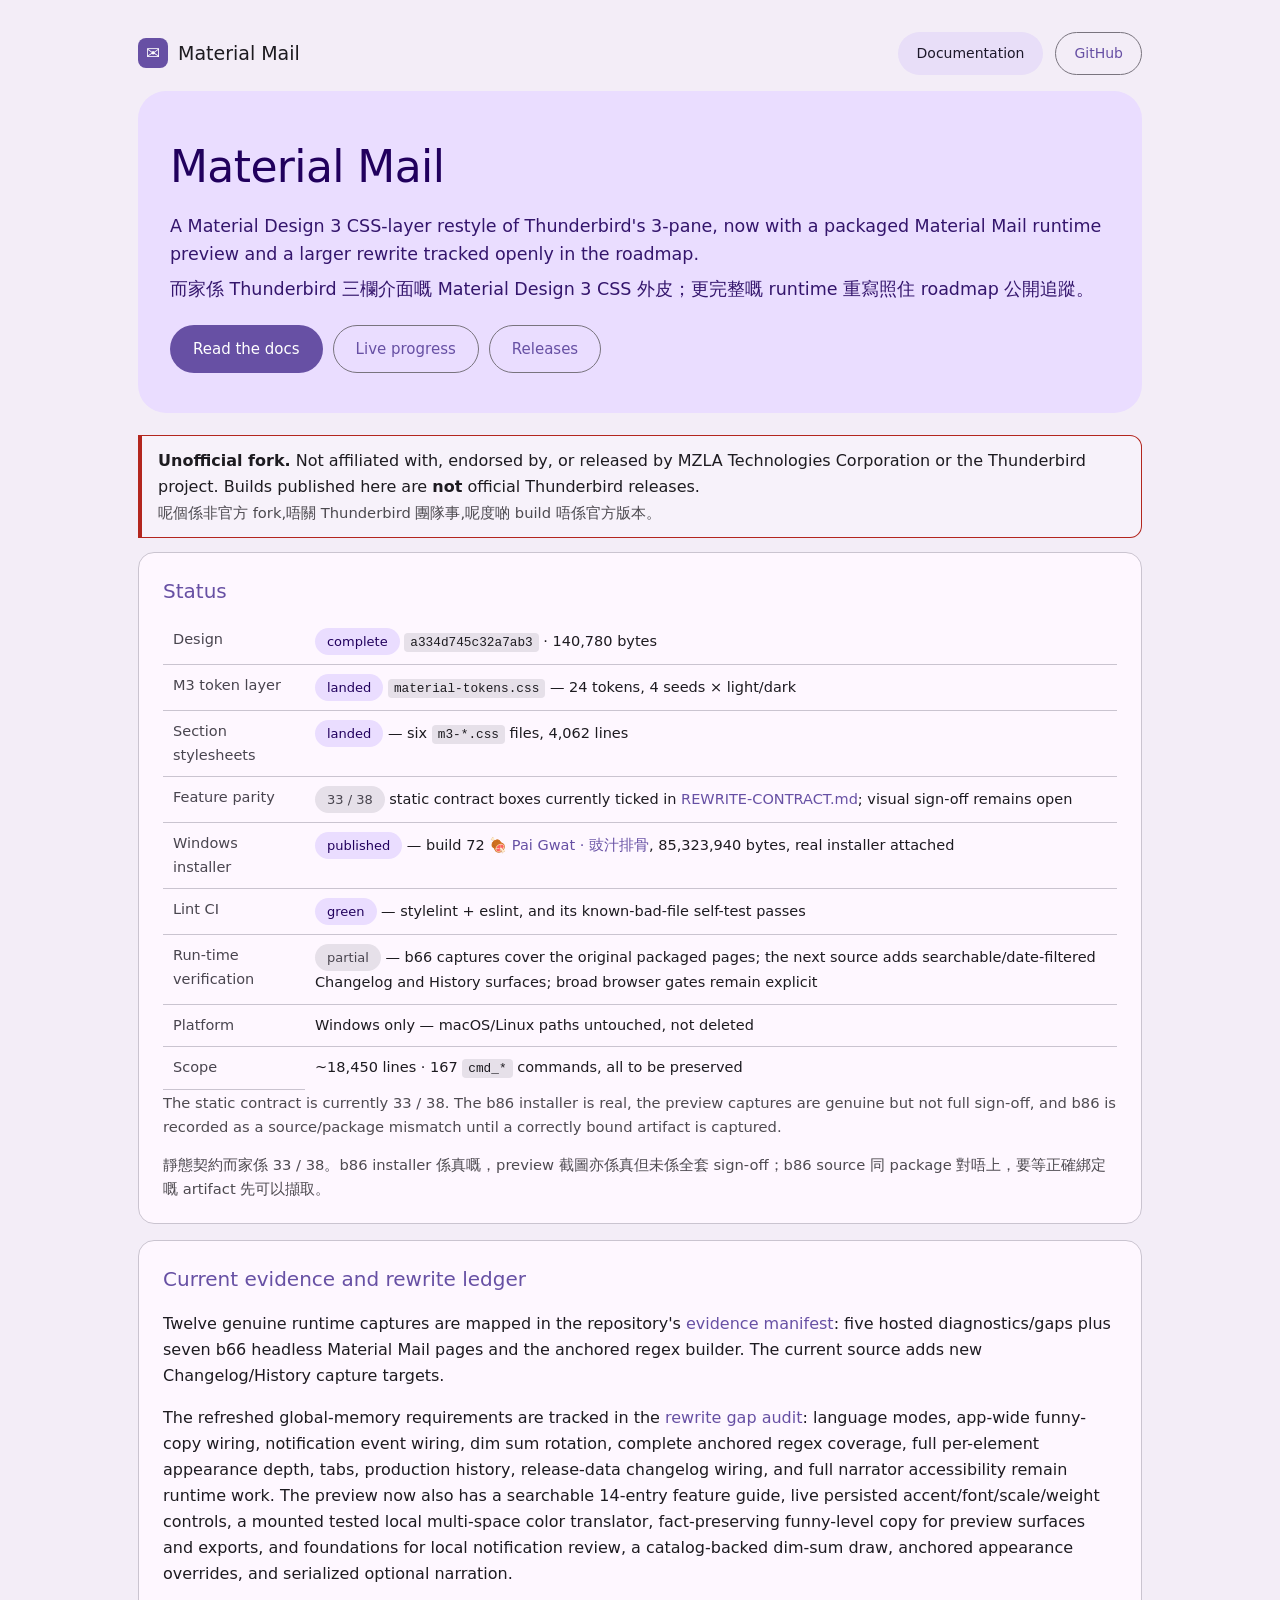
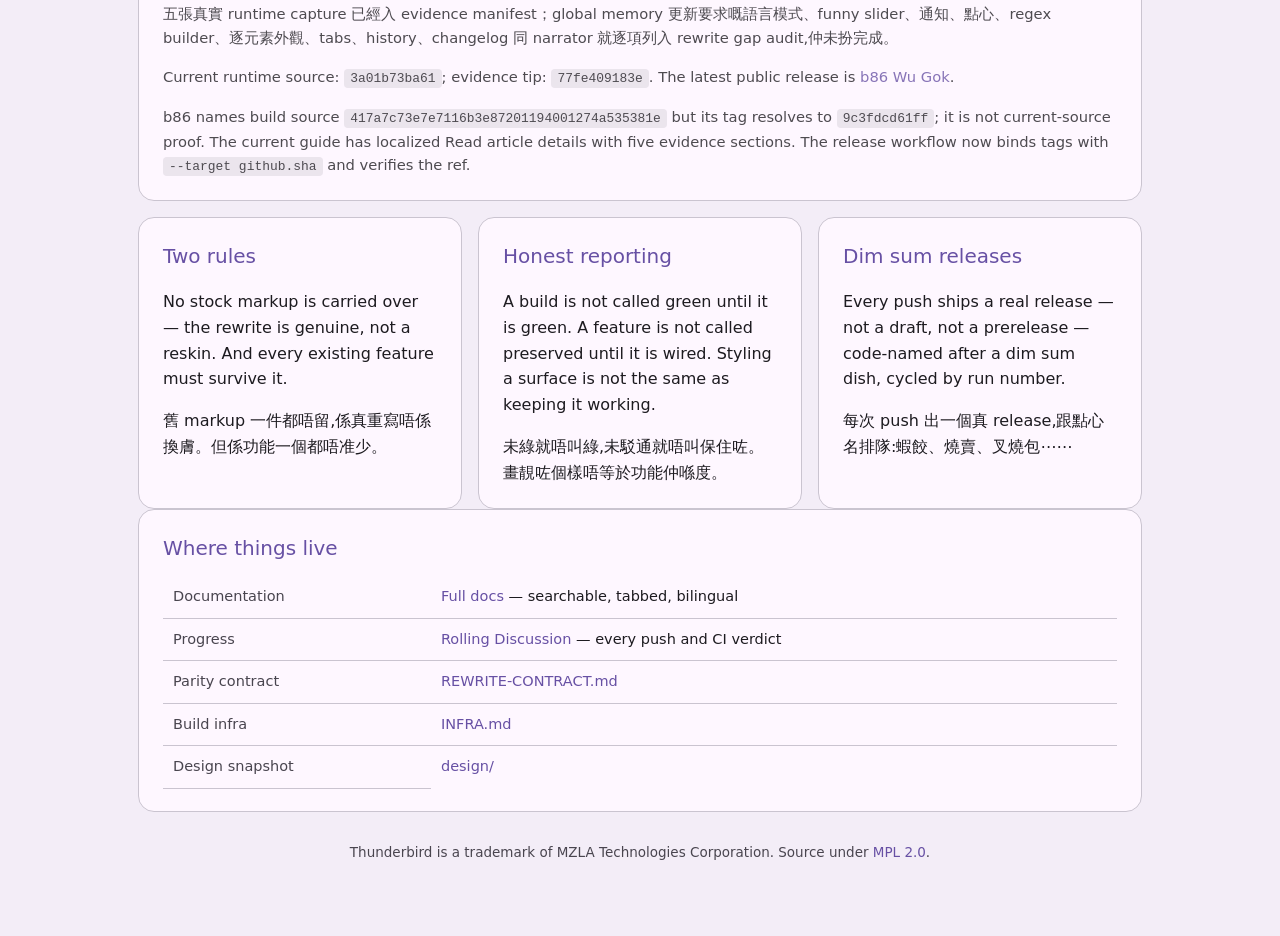
<file: index.html>
<!doctype html>
<html lang="en">
<head>
<meta charset="utf-8">
<meta name="viewport" content="width=device-width, initial-scale=1">
<title>Material Mail — Thunderbird 3-Pane Rewrite</title>
<meta name="description" content="Material Design 3 evidence and roadmap for Thunderbird's 3-pane CSS-layer restyle. Unofficial fork; builds here are not official Thunderbird releases.">
<link rel="stylesheet" href="assets/m3.css">
<link rel="stylesheet" href="assets/docs.css">
<style>
  .hero {
    background: var(--m3-primary-container); color: var(--m3-on-primary-container);
    border-radius: var(--r-xl); padding: 40px 32px; margin-bottom: 22px;
  }
  .hero h1 { margin: 0 0 10px; font-size: clamp(30px, 6vw, 44px); font-weight: 500; letter-spacing: -.6px; }
  .hero p { margin: 0 0 6px; font-size: 17.5px; opacity: .9; }
  .cta { display: flex; flex-wrap: wrap; gap: 10px; margin-top: 22px; }
  .cta .btn { font-size: 15px; padding: 11px 22px; }
  .grid { display: grid; gap: 16px; grid-template-columns: repeat(auto-fit, minmax(250px, 1fr)); }
  .grid .card { margin: 0; }
</style>
</head>
<body>
<a class="skip-link" href="#main">Skip to content</a>

<div class="wrap">

  <header class="appbar">
    <span class="brand">
      <span class="brand-mark" aria-hidden="true">✉</span>
      <span>Material Mail</span>
    </span>
    <span class="spacer"></span>
    <a class="btn tonal" href="docs.html">Documentation</a>
    <a class="btn outline" href="https://github.com/Ding-Ding-Projects/thunderbird-desktop">GitHub</a>
  </header>

  <main id="main">

    <section class="hero">
      <h1>Material Mail</h1>
      <p>A Material Design 3 CSS-layer restyle of Thunderbird's 3-pane, now with a packaged Material Mail runtime preview and a larger rewrite tracked openly in the roadmap.</p>
      <p class="zh" lang="zh-HK">而家係 Thunderbird 三欄介面嘅 Material Design 3 CSS 外皮；更完整嘅 runtime 重寫照住 roadmap 公開追蹤。</p>
      <div class="cta">
        <a class="btn" href="docs.html">Read the docs</a>
        <a class="btn outline" href="https://github.com/Ding-Ding-Projects/thunderbird-desktop/discussions/1">Live progress</a>
        <a class="btn outline" href="https://github.com/Ding-Ding-Projects/thunderbird-desktop/releases">Releases</a>
      </div>
    </section>

    <div class="callout warn card">
      <strong>Unofficial fork.</strong> Not affiliated with, endorsed by, or released by MZLA
      Technologies Corporation or the Thunderbird project. Builds published here are
      <strong>not</strong> official Thunderbird releases.
      <span class="secondary zh" lang="zh-HK">呢個係非官方 fork,唔關 Thunderbird 團隊事,呢度啲 build 唔係官方版本。</span>
    </div>

    <div class="card">
      <h2>Status</h2>
      <div class="scroll">
        <table>
          <tbody>
            <tr><th>Design</th><td><span class="pill ok">complete</span> <code>a334d745c32a7ab3</code> · 140,780 bytes</td></tr>
            <tr><th>M3 token layer</th><td><span class="pill ok">landed</span> <code>material-tokens.css</code> — 24 tokens, 4 seeds × light/dark</td></tr>
            <tr><th>Section stylesheets</th><td><span class="pill ok">landed</span> — six <code>m3-*.css</code> files, 4,062 lines</td></tr>
            <tr><th>Feature parity</th><td><span class="pill">33 / 38</span> static contract boxes currently ticked in <a href="https://github.com/Ding-Ding-Projects/thunderbird-desktop/blob/main/design/REWRITE-CONTRACT.md">REWRITE-CONTRACT.md</a>; visual sign-off remains open</td></tr>
            <tr><th>Windows installer</th><td><span class="pill ok">published</span> — build 72 <a href="https://github.com/Ding-Ding-Projects/thunderbird-desktop/releases/tag/tb-155.0a1-b72-pai-gwat">🍖 Pai Gwat · 豉汁排骨</a>, 85,323,940 bytes, real installer attached</td></tr>
            <tr><th>Lint CI</th><td><span class="pill ok">green</span> — stylelint + eslint, and its known-bad-file self-test passes</td></tr>
            <tr><th>Run-time verification</th><td><span class="pill">partial</span> — b66 captures cover the original packaged pages; the next source adds searchable/date-filtered Changelog and History surfaces; broad browser gates remain explicit</td></tr>
            <tr><th>Platform</th><td>Windows only — macOS/Linux paths untouched, not deleted</td></tr>
            <tr><th>Scope</th><td>~18,450 lines · 167 <code>cmd_*</code> commands, all to be preserved</td></tr>
          </tbody>
        </table>
      </div>
      <p class="secondary">The static contract is currently 33 / 38. The b86 installer is real, the preview captures are genuine but not full sign-off, and b86 is recorded as a source/package mismatch until a correctly bound artifact is captured.</p>
      <p class="secondary zh" lang="zh-HK">靜態契約而家係 33 / 38。b86 installer 係真嘅，preview 截圖亦係真但未係全套 sign-off；b86 source 同 package 對唔上，要等正確綁定嘅 artifact 先可以擷取。</p>
    </div>

    <div class="card">
      <h2>Current evidence and rewrite ledger</h2>
      <p>Twelve genuine runtime captures are mapped in the repository's <a href="https://github.com/Ding-Ding-Projects/thunderbird-desktop/blob/main/design/evidence/manifest.json">evidence manifest</a>:
        five hosted diagnostics/gaps plus seven b66 headless Material Mail pages and the anchored regex builder. The current source adds new Changelog/History capture targets.</p>
      <p>The refreshed global-memory requirements are tracked in the <a href="https://github.com/Ding-Ding-Projects/thunderbird-desktop/blob/main/design/GLOBAL-MEMORY-GAP-AUDIT-2026-07-31.md">rewrite gap audit</a>:
        language modes, app-wide funny-copy wiring, notification event wiring, dim sum rotation, complete anchored regex coverage, full per-element appearance depth, tabs, production history, release-data changelog wiring, and full narrator accessibility remain runtime work. The preview now also has a searchable 14-entry feature guide, live persisted accent/font/scale/weight controls, a mounted tested local multi-space color translator, fact-preserving funny-level copy for preview surfaces and exports, and foundations for local notification review, a catalog-backed dim-sum draw, anchored appearance overrides, and serialized optional narration.</p>
      <p class="secondary zh" lang="zh-HK">五張真實 runtime capture 已經入 evidence manifest；global memory 更新要求嘅語言模式、funny slider、通知、點心、regex builder、逐元素外觀、tabs、history、changelog 同 narrator 就逐項列入 rewrite gap audit,仲未扮完成。</p>
      <p class="secondary">Current runtime source: <code>3a01b73ba61</code>; evidence tip: <code>77fe409183e</code>. The latest public release is <a href="https://github.com/Ding-Ding-Projects/thunderbird-desktop/releases/tag/tb-155.0a1-b86-wu-gok">b86 Wu Gok</a>.</p>
      <p class="secondary">b86 names build source <code>417a7c73e7e7116b3e87201194001274a535381e</code> but its tag resolves to <code>9c3fdcd61ff</code>; it is not current-source proof. The current guide has localized Read article details with five evidence sections. The release workflow now binds tags with <code>--target github.sha</code> and verifies the ref.</p>
    </div>

    <div class="grid">
      <div class="card">
        <h2>Two rules</h2>
        <p>No stock markup is carried over — the rewrite is genuine, not a reskin. And every existing
           feature must survive it.</p>
        <p class="zh" lang="zh-HK">舊 markup 一件都唔留,係真重寫唔係換膚。但係功能一個都唔准少。</p>
      </div>
      <div class="card">
        <h2>Honest reporting</h2>
        <p>A build is not called green until it is green. A feature is not called preserved until it is
           wired. Styling a surface is not the same as keeping it working.</p>
        <p class="zh" lang="zh-HK">未綠就唔叫綠,未駁通就唔叫保住咗。畫靚咗個樣唔等於功能仲喺度。</p>
      </div>
      <div class="card">
        <h2>Dim sum releases</h2>
        <p>Every push ships a real release — not a draft, not a prerelease — code-named after a dim sum
           dish, cycled by run number.</p>
        <p class="zh" lang="zh-HK">每次 push 出一個真 release,跟點心名排隊:蝦餃、燒賣、叉燒包⋯⋯</p>
      </div>
    </div>

    <div class="card">
      <h2>Where things live</h2>
      <div class="scroll">
        <table>
          <tbody>
            <tr><th>Documentation</th><td><a href="docs.html">Full docs</a> — searchable, tabbed, bilingual</td></tr>
            <tr><th>Progress</th><td><a href="https://github.com/Ding-Ding-Projects/thunderbird-desktop/discussions/1">Rolling Discussion</a> — every push and CI verdict</td></tr>
            <tr><th>Parity contract</th><td><a href="https://github.com/Ding-Ding-Projects/thunderbird-desktop/blob/design-import/thunderbird-3pane/design/REWRITE-CONTRACT.md">REWRITE-CONTRACT.md</a></td></tr>
            <tr><th>Build infra</th><td><a href="https://github.com/Ding-Ding-Projects/thunderbird-desktop/blob/design-import/thunderbird-3pane/design/INFRA.md">INFRA.md</a></td></tr>
            <tr><th>Design snapshot</th><td><a href="https://github.com/Ding-Ding-Projects/thunderbird-desktop/tree/design-import/thunderbird-3pane/design">design/</a></td></tr>
          </tbody>
        </table>
      </div>
    </div>

  </main>

  <footer class="muted small" style="margin-top:30px;text-align:center">
    Thunderbird is a trademark of MZLA Technologies Corporation.
    Source under <a href="https://www.mozilla.org/MPL/2.0/">MPL 2.0</a>.
  </footer>

</div>
</body>
</html>
</file>
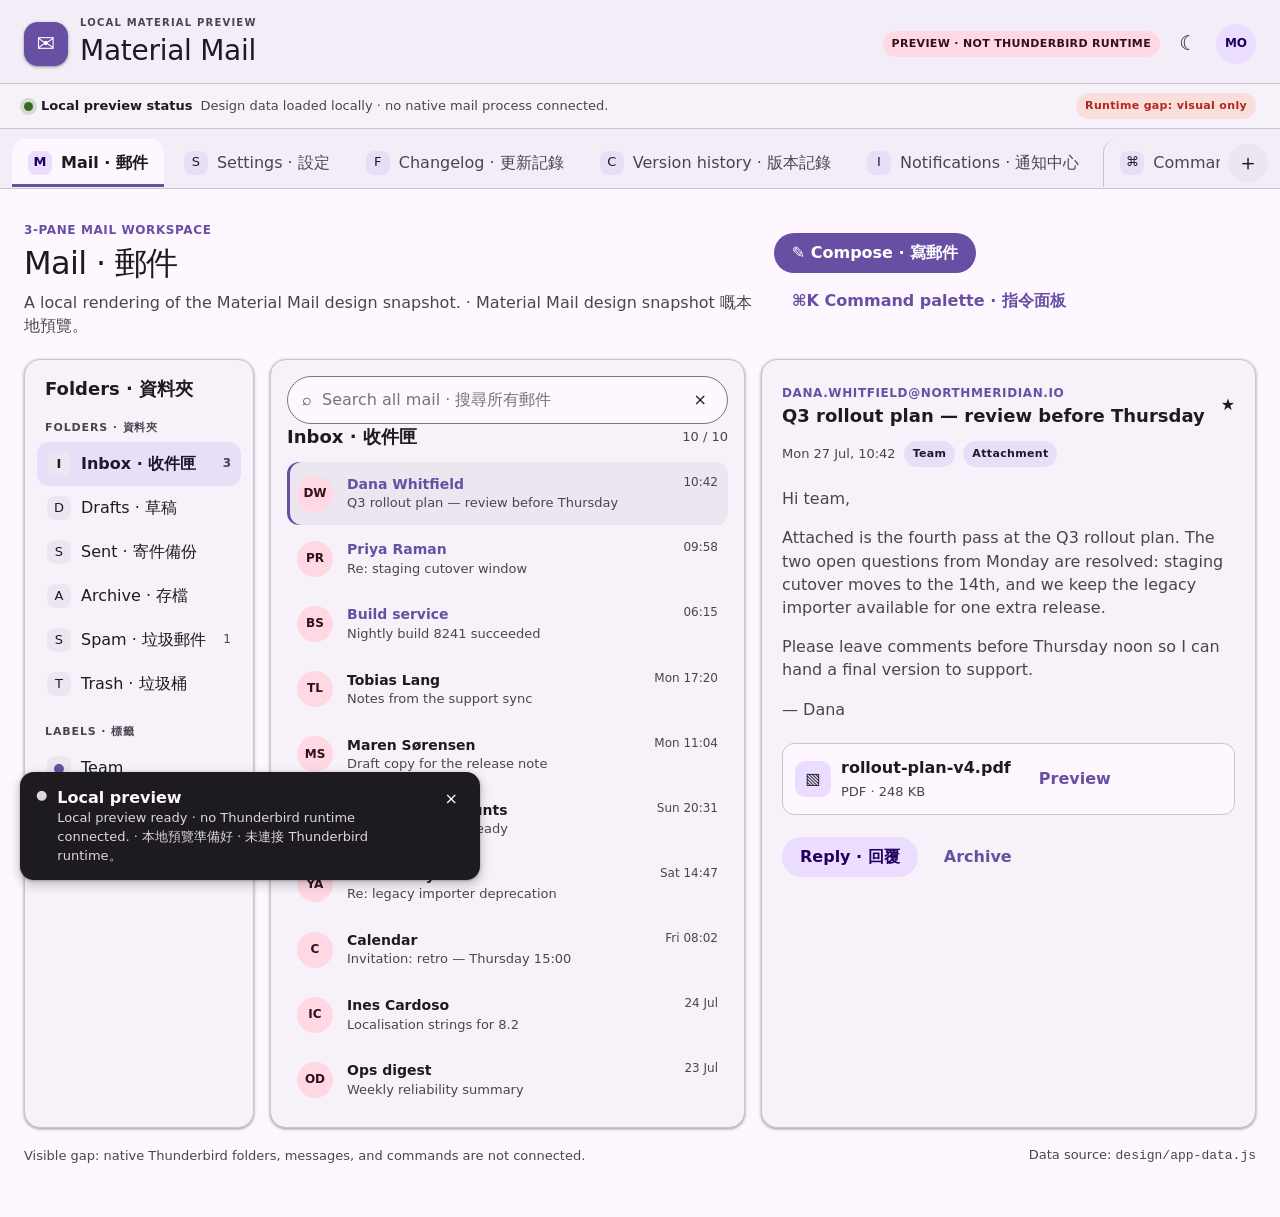
<file: design/runtime/preview/index.html>
<!doctype html>
<html lang="en">
<head>
  <meta charset="utf-8">
  <meta name="viewport" content="width=device-width, initial-scale=1">
  <meta name="description" content="Material Mail local design preview. Not Thunderbird runtime.">
  <title>Material Mail · Local preview</title>
  <link rel="stylesheet" href="./styles.css">
</head>
<body>
  <a class="skip-link" href="#preview-main">Skip to preview content</a>
  <div class="preview-shell" id="preview-shell">
    <header class="preview-header">
      <div class="brand-lockup">
        <span class="brand-mark" aria-hidden="true">✉</span>
        <div>
          <p class="eyebrow">LOCAL MATERIAL PREVIEW</p>
          <h1>Material Mail</h1>
        </div>
      </div>
      <div class="header-actions">
        <span class="preview-badge" title="This page is a design preview, not the Thunderbird application">PREVIEW · NOT THUNDERBIRD RUNTIME</span>
        <button class="icon-button" id="theme-toggle" type="button" aria-label="Toggle dark theme" title="Toggle dark theme">☾</button>
        <button class="avatar-button" type="button" aria-label="Account menu">MO</button>
      </div>
    </header>

    <div class="status-rail" role="status" aria-live="polite">
      <span class="status-dot" aria-hidden="true"></span>
      <strong>Local preview status</strong>
      <span id="status-copy">Design data loaded locally · no native mail process connected.</span>
      <span class="gap-chip">Runtime gap: visual only</span>
    </div>

    <nav class="tab-strip" aria-label="Material Mail preview pages">
      <div class="tabs-scroll" id="tab-list" role="tablist" aria-orientation="horizontal"></div>
      <button class="more-tabs" id="more-tabs" type="button" aria-haspopup="menu" aria-expanded="false" title="Show all preview pages">＋</button>
    </nav>

    <main id="preview-main" class="preview-main" tabindex="-1"></main>
    <div class="toast-region" id="toast-region" aria-live="polite" aria-atomic="true"></div>
  </div>

  <script src="../../app-data.js"></script>
  <script src="./app.js"></script>
</body>
</html>
</file>
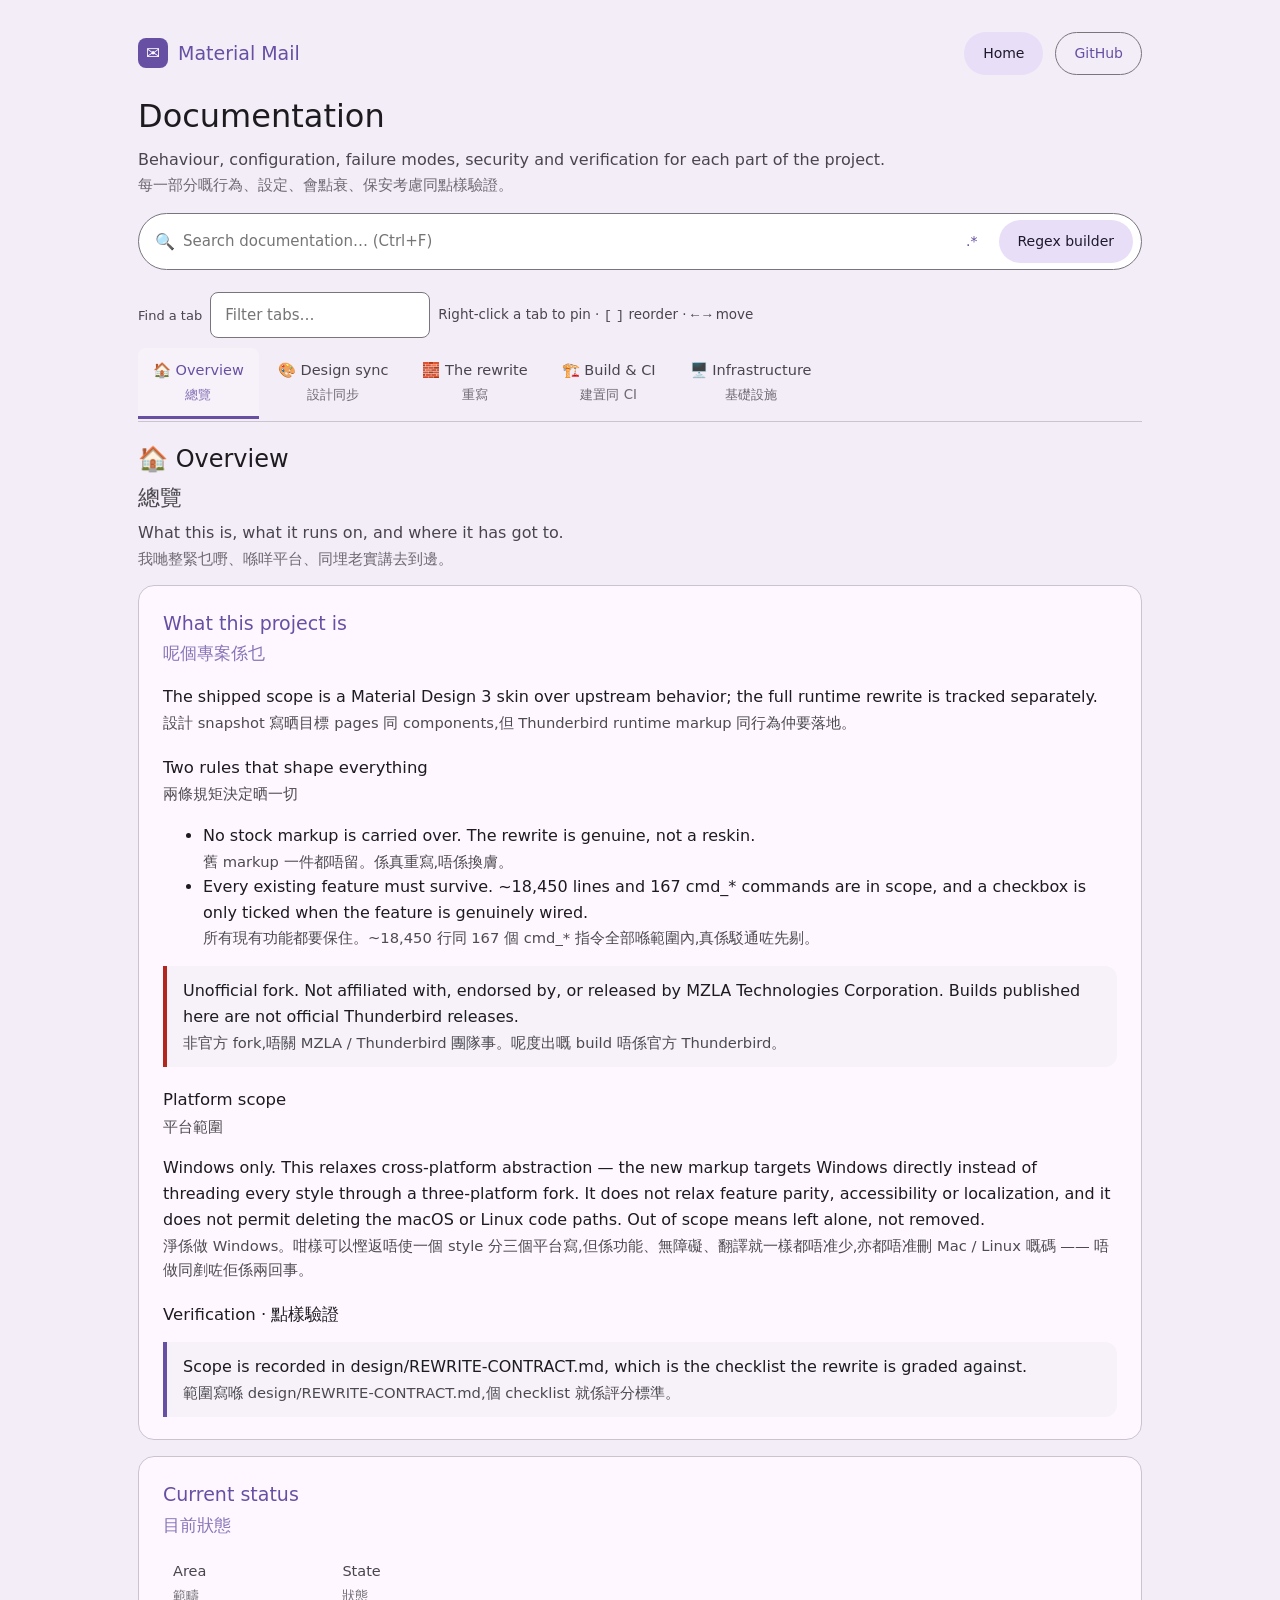
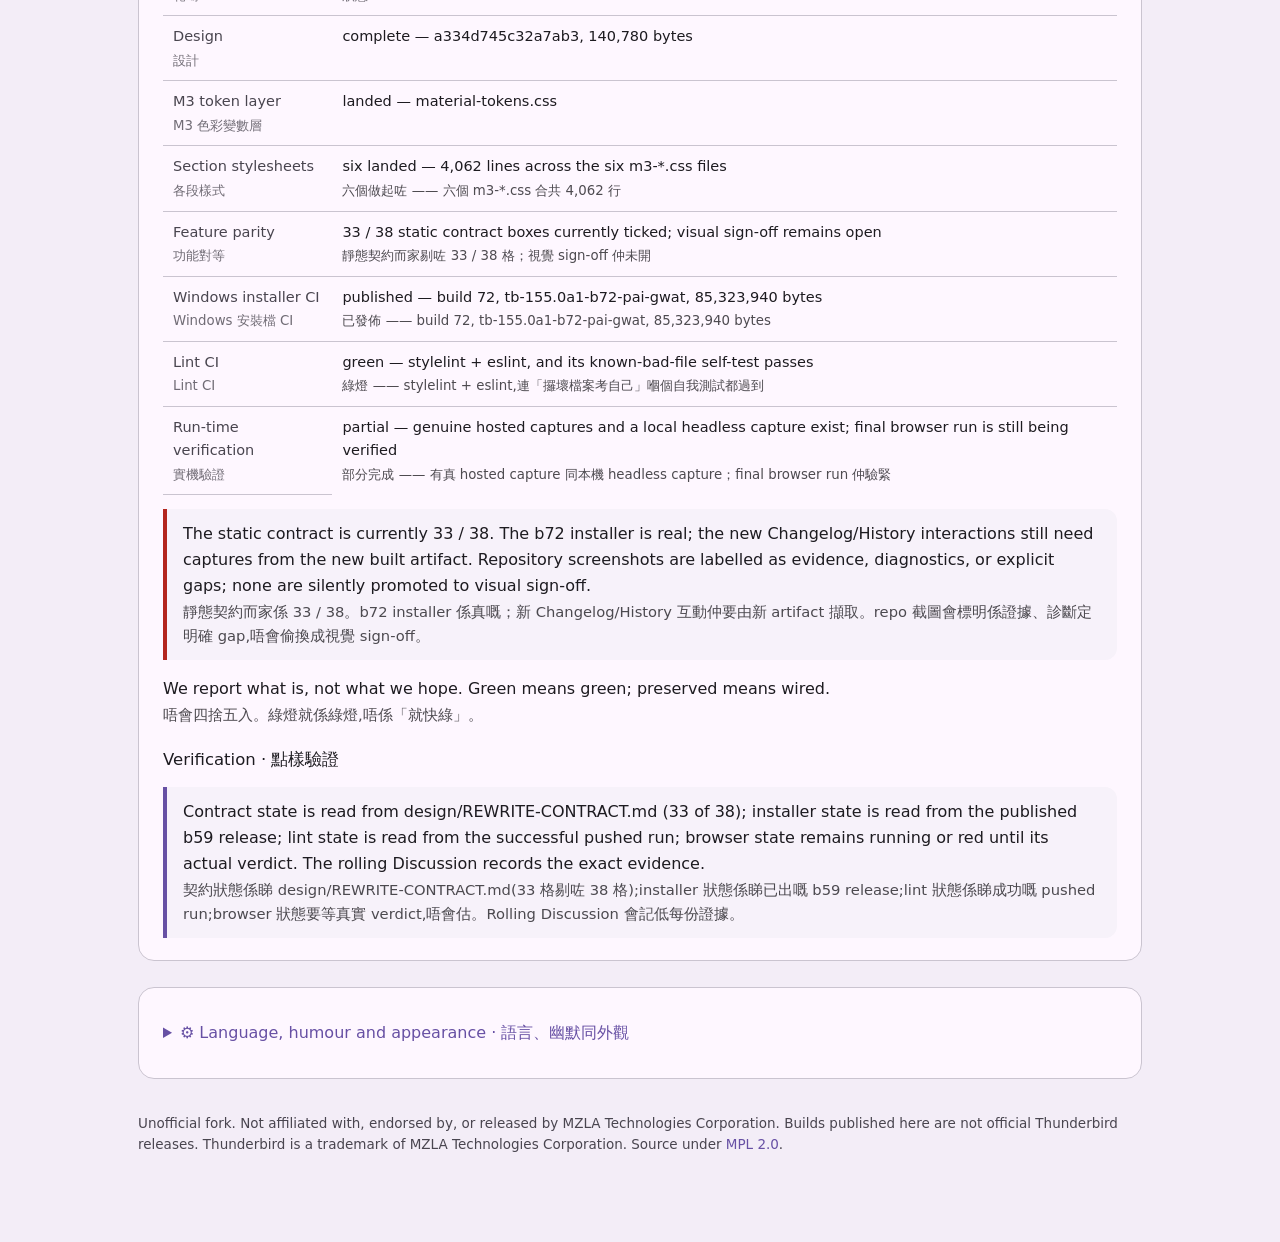
<file: docs.html>
<!doctype html>
<html lang="en">
<head>
<meta charset="utf-8">
<meta name="viewport" content="width=device-width, initial-scale=1">
<title>Documentation — Material Mail</title>
<meta name="description" content="Full documentation for the Material Mail Thunderbird 3-pane rewrite: design sync, build and CI, infrastructure, and the parity contract.">
<link rel="stylesheet" href="assets/m3.css">
<link rel="stylesheet" href="assets/docs.css">
</head>
<body>
<a class="skip-link" href="#tabpanel">Skip to content</a>

<div class="wrap">

  <header class="appbar">
    <a class="brand" href="index.html">
      <span class="brand-mark" aria-hidden="true">✉</span>
      <span>Material Mail</span>
    </a>
    <span class="spacer"></span>
    <a class="btn tonal" href="index.html">Home</a>
    <a class="btn outline" href="https://github.com/Ding-Ding-Projects/thunderbird-desktop">GitHub</a>
  </header>

  <h1 style="font-size:clamp(24px,4.6vw,32px);font-weight:500;margin:0 0 4px">Documentation</h1>
  <p class="muted" style="margin:0 0 16px">
    Behaviour, configuration, failure modes, security and verification for each part of the project.
    <span class="secondary zh" lang="zh-HK">每一部分嘅行為、設定、會點衰、保安考慮同點樣驗證。</span>
  </p>

  <!-- Search bar with its regex builder anchored directly beside it. -->
  <div id="search-anchor">
    <div class="searchbar" role="search">
      <span aria-hidden="true">🔍</span>
      <input type="search" id="search" placeholder="Search documentation… (Ctrl+F)"
             aria-label="Search documentation" autocomplete="off" spellcheck="false">
      <button type="button" class="btn text" id="regex-toggle" aria-pressed="false"
              title="Use regular expression (plain text is the default)">.*</button>
      <button type="button" class="btn tonal" id="regex-builder-btn"
              title="Open the regex builder, anchored to this search bar">Regex builder</button>
    </div>
    <!-- rb-panel is injected here by docs.js so it stays anchored to this field -->
  </div>

  <div class="tabs-wrap">
    <div class="tab-tools">
      <label class="lbl" for="tab-filter" style="margin:0">Find a tab</label>
      <input type="search" id="tab-filter" class="field" placeholder="Filter tabs…" aria-label="Filter tabs" style="width:auto">
      <span class="muted small">Right-click a tab to pin · <kbd>[</kbd> <kbd>]</kbd> reorder · <kbd>←</kbd> <kbd>→</kbd> move</span>
    </div>
    <div class="tabstrip" id="tabstrip" role="tablist" aria-label="Documentation categories"></div>
  </div>

  <main id="tabpanel" role="tabpanel" tabindex="0"></main>

  <details class="settings-box card" style="margin-top:26px">
    <summary>⚙️ Language, humour and appearance · 語言、幽默同外觀</summary>
    <div id="settings" style="margin-top:12px"></div>
  </details>

  <footer style="margin-top:34px" class="muted small">
    <p>
      Unofficial fork. Not affiliated with, endorsed by, or released by MZLA Technologies Corporation.
      Builds published here are not official Thunderbird releases. Thunderbird is a trademark of MZLA
      Technologies Corporation. Source under <a href="https://www.mozilla.org/MPL/2.0/">MPL 2.0</a>.
    </p>
  </footer>

</div>

<div id="snackbars" aria-live="polite" aria-atomic="false"></div>

<script type="module" src="assets/docs.js"></script>
<noscript>
  <div class="wrap"><div class="card"><div class="callout warn">
    This documentation is interactive and needs JavaScript for its tabs and search.
    The same content is available in the repository under <code>design/</code>.
  </div></div></div>
</noscript>
</body>
</html>
</file>
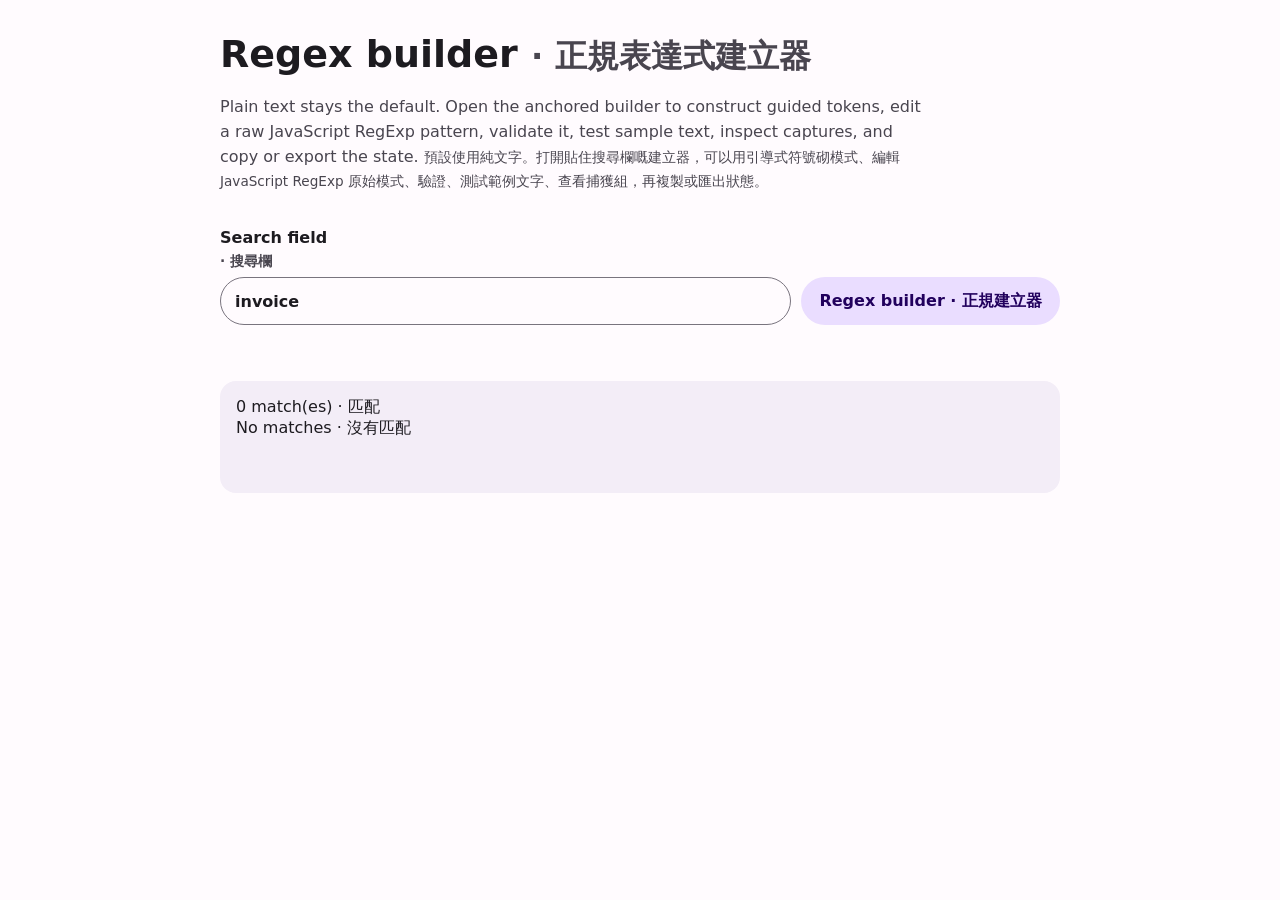
<file: design/runtime/regex/demo.html>
<!doctype html>
<html lang="en">
<head>
  <meta charset="utf-8">
  <meta name="viewport" content="width=device-width, initial-scale=1">
  <title>Regex builder · 正規表達式建立器</title>
  <link rel="stylesheet" href="regex-builder.css">
  <style>
    body { box-sizing: border-box; max-inline-size: 880px; margin: 0 auto; padding: 32px 20px; background: var(--rb-surface); color: var(--rb-on-surface); }
    main { display: grid; gap: 18px; }
    h1 { margin: 0; font-size: clamp(24px, 5vw, 38px); font-weight: 650; }
    .zh { color: var(--rb-on-surface-variant); font-size: .85em; }
    .intro { max-inline-size: 70ch; color: var(--rb-on-surface-variant); line-height: 1.55; }
    .search-anchor { position: relative; display: flex; flex-wrap: wrap; align-items: end; gap: 10px; }
    .search-anchor label { display: grid; flex: 1 1 360px; gap: 6px; font-weight: 600; }
    input[type="search"] { min-block-size: 48px; padding: 0 14px; border: 1px solid var(--rb-outline); border-radius: 24px; background: var(--rb-surface); color: var(--rb-on-surface); font: inherit; }
    .open-builder { min-block-size: 48px; padding-inline: 18px; border: 0; border-radius: 24px; background: var(--rb-primary-container); color: var(--rb-on-primary-container); cursor: pointer; font: inherit; font-weight: 650; }
    .open-builder:focus-visible, input:focus-visible { outline: 3px solid var(--rb-primary); outline-offset: 2px; }
    .result { min-block-size: 80px; padding: 16px; border-radius: 16px; background: var(--rb-surface-container); white-space: pre-wrap; }
    .status { min-block-size: 20px; color: var(--rb-on-surface-variant); font-size: 13px; }
  </style>
</head>
<body>
  <main>
    <header>
      <h1>Regex builder <span class="zh" lang="zh-HK">· 正規表達式建立器</span></h1>
      <p class="intro">Plain text stays the default. Open the anchored builder to construct guided tokens, edit a raw JavaScript RegExp pattern, validate it, test sample text, inspect captures, and copy or export the state. <span class="zh" lang="zh-HK">預設使用純文字。打開貼住搜尋欄嘅建立器，可以用引導式符號砌模式、編輯 JavaScript RegExp 原始模式、驗證、測試範例文字、查看捕獲組，再複製或匯出狀態。</span></p>
    </header>

    <section class="search-anchor" aria-label="Regex builder demo · 正規表達式建立器示範">
      <label for="search">Search field <span class="zh" lang="zh-HK">· 搜尋欄</span>
        <input id="search" type="search" value="invoice" autocomplete="off" spellcheck="false">
      </label>
      <button id="open-builder" class="open-builder" type="button" aria-controls="builder-panel">Regex builder · 正規建立器</button>
      <div id="builder-panel" hidden></div>
    </section>

    <div id="status" class="status" role="status" aria-live="polite"></div>
    <section id="result" class="result" aria-live="polite">Type in the search field to see bounded local results. <span class="zh" lang="zh-HK">喺搜尋欄輸入文字，就會見到有界限嘅本機結果。</span></section>
  </main>

  <script type="module">
    import { RegexBuilder, evaluateBounded } from "./regex-builder.mjs";

    const input = document.querySelector("#search");
    const result = document.querySelector("#result");
    const status = document.querySelector("#status");

    function showResult(state) {
      evaluateBounded({ ...state, sampleText: state.sampleText || "Invoice #20261 arrived, receipt 4471 is attached." }).then((data) => {
        if (!data.ok) {
          result.textContent = `Validation error · 驗證錯誤: ${data.error}`;
          return;
        }
        result.textContent = `${data.matches.length}${data.capped ? "+" : ""} match(es) · 匹配${data.capped ? "（已封頂）" : ""}\n${data.matches.map((match) => `${JSON.stringify(match.text)} @ ${match.index}  ${JSON.stringify({ groups: match.groups, named: match.namedGroups })}`).join("\n") || "No matches · 沒有匹配"}`;
      });
    }

    const builder = new RegexBuilder({
      anchor: document.querySelector("#open-builder"),
      input,
      panel: document.querySelector("#builder-panel"),
      scope: "Applies to this search field · 套用到此搜尋欄",
      initialState: {
        mode: "plain",
        query: input.value,
        pattern: "(invoice|receipt)\\s*#?\\d+",
        flags: "gi",
        sampleText: "Invoice #20261 arrived, receipt 4471 is attached.",
      },
      onApply: showResult,
      onStatus: (message) => { status.textContent = `${message.en} · ${message.zh}`; },
    });

    input.addEventListener("input", () => showResult(builder.getState()));
    showResult(builder.getState());
  </script>
</body>
</html>
</file>
<file: assets/m3.css>
/* Material Design 3 tokens and components for the Material Mail Pages site.
 * Token values are identical to mail/themes/shared/mail/material-tokens.css so
 * the docs and the application cannot drift apart.
 * No remote fonts: local-first stacks, platform fallback. Noto Sans HK matters
 * because every string here has a Cantonese counterpart. */

:root {
  --m3-primary: #6750a4; --m3-on-primary: #fff;
  --m3-primary-container: #eaddff; --m3-on-primary-container: #21005d;
  --m3-secondary-container: #e8def8; --m3-on-secondary-container: #1d192b;
  --m3-tertiary-container: #ffd8e4; --m3-on-tertiary-container: #31111d;
  --m3-surface: #fef7ff; --m3-s1: #fff; --m3-s2: #f7f2fa;
  --m3-s3: #f3edf7; --m3-s4: #ece6f0; --m3-s5: #e6e0e9;
  --m3-on-surface: #1d1b20; --m3-on-surface-variant: #49454f;
  --m3-outline: #79747e; --m3-outline-variant: #cac4d0;
  --m3-inverse-surface: #322f35; --m3-inverse-on-surface: #f5eff7;
  --m3-inverse-primary: #d0bcff;
  --m3-error: #b3261e; --m3-error-container: #f9dedc; --m3-on-error-container: #410e0b;
  --m3-ok: #146c2e;

  --font: Roboto, "Segoe UI Variable Text", "Segoe UI", system-ui, sans-serif;
  --cjk: "Noto Sans HK", "Microsoft JhengHei UI", "PingFang HK", var(--font);
  --mono: ui-monospace, "Cascadia Code", Consolas, "Courier New", monospace;

  --r-xs: 4px; --r-s: 8px; --r-m: 12px; --r-l: 16px; --r-xl: 28px; --r-full: 999px;
  --dur: 180ms;
}

:root[data-theme="dark"], :root[data-theme="dark"] * { color-scheme: dark; }

@media (prefers-color-scheme: dark) {
  :root:not([data-theme="light"]) {
    --m3-primary: #d0bcff; --m3-on-primary: #381e72;
    --m3-primary-container: #4f378b; --m3-on-primary-container: #eaddff;
    --m3-secondary-container: #4a4458; --m3-on-secondary-container: #e8def8;
    --m3-tertiary-container: #633b48; --m3-on-tertiary-container: #ffd8e4;
    --m3-surface: #141218; --m3-s1: #0f0d13; --m3-s2: #1d1b20;
    --m3-s3: #211f26; --m3-s4: #2b2930; --m3-s5: #36343b;
    --m3-on-surface: #e6e0e9; --m3-on-surface-variant: #cac4d0;
    --m3-outline: #938f99; --m3-outline-variant: #49454f;
    --m3-inverse-surface: #e6e0e9; --m3-inverse-on-surface: #322f35;
    --m3-inverse-primary: #6750a4;
    --m3-error: #f2b8b5; --m3-error-container: #8c1d18; --m3-on-error-container: #f9dedc;
    --m3-ok: #6dd58c;
  }
}
:root[data-theme="dark"] {
  --m3-primary: #d0bcff; --m3-on-primary: #381e72;
  --m3-primary-container: #4f378b; --m3-on-primary-container: #eaddff;
  --m3-secondary-container: #4a4458; --m3-on-secondary-container: #e8def8;
  --m3-tertiary-container: #633b48; --m3-on-tertiary-container: #ffd8e4;
  --m3-surface: #141218; --m3-s1: #0f0d13; --m3-s2: #1d1b20;
  --m3-s3: #211f26; --m3-s4: #2b2930; --m3-s5: #36343b;
  --m3-on-surface: #e6e0e9; --m3-on-surface-variant: #cac4d0;
  --m3-outline: #938f99; --m3-outline-variant: #49454f;
  --m3-inverse-surface: #e6e0e9; --m3-inverse-on-surface: #322f35;
  --m3-inverse-primary: #6750a4;
  --m3-error: #f2b8b5; --m3-error-container: #8c1d18; --m3-on-error-container: #f9dedc;
  --m3-ok: #6dd58c;
}

* { box-sizing: border-box; }

body {
  margin: 0; background: var(--m3-s3); color: var(--m3-on-surface);
  font-family: var(--font); font-size: 16px; line-height: 1.62;
  -webkit-font-smoothing: antialiased;
}
.zh, [lang="zh-HK"] { font-family: var(--cjk); }

a { color: var(--m3-primary); text-decoration: none; }
a:hover { text-decoration: underline; }

/* Focus is a completion blocker, not polish. Every interactive element. */
:focus-visible {
  outline: 3px solid var(--m3-primary);
  outline-offset: 2px;
  border-radius: var(--r-xs);
}

.skip-link {
  position: absolute; inset-inline-start: -9999px; top: 8px;
  background: var(--m3-primary); color: var(--m3-on-primary);
  padding: 10px 18px; border-radius: var(--r-full); z-index: 100;
}
.skip-link:focus { inset-inline-start: 8px; }

.wrap { max-width: 1040px; margin: 0 auto; padding: 20px 18px 72px; }

/* ---- app bar ---- */
.appbar {
  display: flex; align-items: center; gap: 12px; flex-wrap: wrap;
  padding: 12px 0 16px;
}
.brand { display: flex; align-items: center; gap: 10px; font-size: 19px; font-weight: 500; }
.brand-mark {
  inline-size: 30px; block-size: 30px; border-radius: var(--r-s);
  background: var(--m3-primary); color: var(--m3-on-primary);
  display: grid; place-items: center; font-size: 17px;
}
.spacer { flex: 1 1 auto; }

/* ---- buttons ---- */
.btn {
  font: inherit; font-size: 14px; font-weight: 500; cursor: pointer;
  border: 1px solid transparent; border-radius: var(--r-full);
  padding: 9px 18px; background: var(--m3-primary); color: var(--m3-on-primary);
  transition: opacity var(--dur);
}
.btn:hover { opacity: .9; }
.btn.tonal { background: var(--m3-secondary-container); color: var(--m3-on-secondary-container); }
.btn.outline { background: transparent; color: var(--m3-primary); border-color: var(--m3-outline); }
.btn.text { background: transparent; color: var(--m3-primary); padding-inline: 12px; }
.btn.icon { padding: 8px; inline-size: 38px; block-size: 38px; display: grid; place-items: center; }
.btn[aria-pressed="true"] { background: var(--m3-primary-container); color: var(--m3-on-primary-container); }

/* ---- cards ---- */
.card {
  background: var(--m3-surface); border: 1px solid var(--m3-outline-variant);
  border-radius: var(--r-l); padding: 22px 24px; margin-bottom: 16px;
}
.card h2 { margin: 0 0 12px; font-size: 20px; font-weight: 500; color: var(--m3-primary); }
.card h3 { margin: 20px 0 8px; font-size: 16.5px; font-weight: 500; }
.card > :last-child { margin-bottom: 0; }

/* ---- tables ---- */
.scroll { overflow-x: auto; }
table { width: 100%; border-collapse: collapse; font-size: 14.5px; }
th, td { text-align: start; padding: 9px 10px; border-bottom: 1px solid var(--m3-outline-variant); vertical-align: top; }
th { color: var(--m3-on-surface-variant); font-weight: 500; }
tr:last-child td { border-bottom: 0; }

code {
  background: var(--m3-s5); padding: 2px 6px; border-radius: var(--r-xs);
  font-family: var(--mono); font-size: .88em;
}
pre {
  background: var(--m3-s5); padding: 14px 16px; border-radius: var(--r-m);
  overflow-x: auto; font-family: var(--mono); font-size: 13.5px; line-height: 1.5;
}
pre code { background: none; padding: 0; }

/* ---- pills / callouts ---- */
.pill {
  display: inline-block; padding: 3px 12px; border-radius: var(--r-full);
  font-size: 13px; font-weight: 500; background: var(--m3-s5); color: var(--m3-on-surface-variant);
}
.pill.ok { background: var(--m3-primary-container); color: var(--m3-on-primary-container); }
.pill.bad { background: var(--m3-error-container); color: var(--m3-on-error-container); }

.callout {
  border-inline-start: 4px solid var(--m3-primary); background: var(--m3-s2);
  padding: 12px 16px; border-radius: 0 var(--r-m) var(--r-m) 0; margin: 14px 0;
}
.callout.warn { border-color: var(--m3-error); }
.callout.note { border-color: var(--m3-outline); }

/* ---- form controls ---- */
.field {
  font: inherit; font-size: 15px; padding: 10px 14px;
  border: 1px solid var(--m3-outline); border-radius: var(--r-s);
  background: var(--m3-s1); color: var(--m3-on-surface); width: 100%;
}
select.field { cursor: pointer; }
label.lbl { display: block; font-size: 13px; color: var(--m3-on-surface-variant); margin-bottom: 5px; }

input[type="range"] { width: 100%; accent-color: var(--m3-primary); }

@media (prefers-reduced-motion: reduce) {
  *, *::before, *::after {
    animation-duration: 1ms !important; animation-iteration-count: 1 !important;
    transition-duration: 1ms !important;
  }
}
</file>
<file: assets/docs.css>
/* Docs-app components: tab strip, anchored regex builder, snackbars, settings. */

.muted { color: var(--m3-on-surface-variant); }
.small { font-size: 13.5px; }
.secondary {
  display: block; font-size: .92em; opacity: .78; margin-top: 1px;
}

/* ---- search bar with its builder anchored beside it ---- */
.searchbar {
  display: flex; align-items: center; gap: 8px; flex-wrap: wrap;
  background: var(--m3-s1); border: 1px solid var(--m3-outline);
  border-radius: var(--r-full); padding: 6px 8px 6px 16px; margin: 4px 0 14px;
}
.searchbar input[type="search"] {
  flex: 1 1 220px; min-width: 0; border: 0; background: none;
  font: inherit; font-size: 15px; color: var(--m3-on-surface); padding: 6px 0;
}
.searchbar input[type="search"]:focus { outline: none; }
.searchbar:focus-within { border-color: var(--m3-primary); box-shadow: 0 0 0 1px var(--m3-primary); }

#search-anchor { position: relative; }

.rb-panel {
  position: absolute; z-index: 40; inset-inline-end: 0; top: calc(100% + 8px);
  inline-size: min(560px, calc(100vw - 36px));
  background: var(--m3-surface); border: 1px solid var(--m3-outline-variant);
  border-radius: var(--r-l); padding: 16px 18px;
  box-shadow: 0 8px 28px rgb(0 0 0 / .22);
  animation: m3-rise 180ms ease-out;
}
@keyframes m3-rise { from { opacity: 0; transform: translateY(8px); } to { opacity: 1; transform: none; } }
.rb-head { display: flex; align-items: center; gap: 10px; margin-bottom: 10px; flex-wrap: wrap; }
.rb-engine { font-size: 12.5px; color: var(--m3-on-surface-variant); }
.rb-head .rb-close { margin-inline-start: auto; }
.rb-flags { display: flex; gap: 4px; flex-wrap: wrap; margin: 10px 0; }
.rb-flag { font-family: var(--mono); font-size: 13px; padding: 5px 10px; border: 1px solid var(--m3-outline-variant); }
.rb-group { margin: 8px 0; }
.rb-group-name { display: block; font-size: 12px; color: var(--m3-on-surface-variant); margin-bottom: 3px; }
.rb-token { font-family: var(--mono); font-size: 12.5px; padding: 4px 9px; border: 1px solid var(--m3-outline-variant); margin: 0 3px 3px 0; }
.rb-sample { font-family: var(--mono); font-size: 12.5px; resize: vertical; }
.rb-status { margin: 10px 0; font-size: 13.5px; min-height: 22px; }
.rb-bad { color: var(--m3-error); font-weight: 500; }
.rb-none { color: var(--m3-on-surface-variant); }
.rb-grp { color: var(--m3-on-surface-variant); font-size: 12px; }
.rb-actions { display: flex; gap: 8px; margin-top: 6px; }

/* ---- tab strip ---- */
.tabs-wrap { border-bottom: 1px solid var(--m3-outline-variant); margin-bottom: 18px; }
.tabstrip {
  display: flex; gap: 4px; overflow-x: auto; padding-bottom: 2px;
  scrollbar-width: thin;
}
.tab {
  font: inherit; font-size: 14.5px; cursor: pointer; white-space: nowrap;
  background: transparent; border: 0; border-bottom: 3px solid transparent;
  color: var(--m3-on-surface-variant); padding: 11px 15px; border-radius: var(--r-s) var(--r-s) 0 0;
  transition: background var(--dur), color var(--dur);
}
.tab:hover { background: var(--m3-s4); color: var(--m3-on-surface); }
.tab.active { color: var(--m3-primary); border-bottom-color: var(--m3-primary); background: var(--m3-s2); font-weight: 500; }
.tab .pin { font-size: 11px; }
.tab-tools { display: flex; align-items: center; gap: 8px; padding: 8px 0 10px; flex-wrap: wrap; }
.tab-tools input { max-width: 220px; }
.cat-head { margin-bottom: 14px; }
.cat-head h2 { margin: 0 0 4px; font-size: 24px; font-weight: 500; }
.cat-head p { margin: 0; }

.doc h2 { font-size: 19px; }

/* ---- settings ---- */
.set-row { margin-bottom: 14px; }
details.settings-box > summary {
  cursor: pointer; font-weight: 500; padding: 10px 0; color: var(--m3-primary);
}

/* ---- snackbars: non-blocking, corner-anchored, auto-dismissing ---- */
#snackbars {
  position: fixed; inset-block-end: 18px; inset-inline-start: 18px;
  display: flex; flex-direction: column; gap: 8px; z-index: 60; pointer-events: none;
}
.snack {
  background: var(--m3-inverse-surface); color: var(--m3-inverse-on-surface);
  padding: 12px 18px; border-radius: var(--r-s); font-size: 14px;
  box-shadow: 0 4px 16px rgb(0 0 0 / .28); max-width: 340px;
  animation: m3-rise 160ms ease-out;
}
.snack.out { opacity: 0; transition: opacity 200ms; }

@media (max-width: 620px) {
  .rb-panel { inset-inline: 0; }
  #snackbars { inset-inline: 12px; }
  .snack { max-width: none; }
}
</file>
<file: design/runtime/preview/styles.css>
:root {
  color-scheme: light;
  --primary: #6750a4;
  --on-primary: #ffffff;
  --primary-container: #eaddff;
  --on-primary-container: #21005d;
  --secondary-container: #e8def8;
  --on-secondary-container: #1d192b;
  --tertiary-container: #ffd8e4;
  --on-tertiary-container: #31111d;
  --surface: #fef7ff;
  --surface-low: #f7f2fa;
  --surface-mid: #f3edf7;
  --surface-high: #ece6f0;
  --surface-highest: #e6e0e9;
  --on-surface: #1d1b20;
  --on-surface-variant: #49454f;
  --outline: #79747e;
  --outline-variant: #cac4d0;
  --error: #b3261e;
  --error-container: #f9dedc;
  --success: #386a20;
  --shadow: 0 1px 3px 1px rgb(0 0 0 / 15%), 0 1px 2px rgb(0 0 0 / 20%);
  --shadow-raised: 0 4px 8px 3px rgb(0 0 0 / 15%), 0 1px 3px rgb(0 0 0 / 30%);
  --radius-small: 8px;
  --radius-medium: 12px;
  --radius-large: 16px;
  --radius-extra-large: 28px;
  --control-size: 48px;
  --row-gap: 8px;
  font-family: system-ui, -apple-system, "Segoe UI", sans-serif;
  font-size: 16px;
  line-height: 1.45;
}

:root[data-theme="dark"] {
  color-scheme: dark;
  --primary: #d0bcff;
  --on-primary: #381e72;
  --primary-container: #4f378b;
  --on-primary-container: #eaddff;
  --secondary-container: #4a4458;
  --on-secondary-container: #e8def8;
  --tertiary-container: #633b48;
  --on-tertiary-container: #ffd8e4;
  --surface: #141218;
  --surface-low: #1d1b20;
  --surface-mid: #211f26;
  --surface-high: #2b2930;
  --surface-highest: #36343b;
  --on-surface: #e6e0e9;
  --on-surface-variant: #cac4d0;
  --outline: #938f99;
  --outline-variant: #49454f;
  --error: #f2b8b5;
  --error-container: #8c1d18;
  --success: #9ad17b;
  --shadow: 0 1px 3px 1px rgb(0 0 0 / 35%), 0 1px 2px rgb(0 0 0 / 50%);
  --shadow-raised: 0 4px 8px 3px rgb(0 0 0 / 45%), 0 1px 3px rgb(0 0 0 / 60%);
}

* { box-sizing: border-box; }
html, body { min-block-size: 100%; margin: 0; background: var(--surface); color: var(--on-surface); }
body { min-inline-size: 280px; }
button, input, select, textarea { font: inherit; }
button { color: inherit; }
button, input, select, textarea { accent-color: var(--primary); }

:focus-visible { outline: 3px solid var(--primary); outline-offset: 3px; }
.skip-link { position: fixed; inset-inline-start: 12px; inset-block-start: 12px; z-index: 100; padding: 10px 14px; border-radius: 10px; background: var(--on-surface); color: var(--surface); transform: translateY(-160%); }
.skip-link:focus { transform: translateY(0); }

.preview-shell { min-block-size: 100vh; display: flex; flex-direction: column; background: var(--surface); }
.preview-header { display: flex; align-items: center; justify-content: space-between; gap: 16px; padding: 16px 24px 12px; background: var(--surface-mid); border-block-end: 1px solid var(--outline-variant); }
.brand-lockup, .header-actions, .status-rail, .tab-strip, .tab-button, .button-row, .field-inline, .page-heading, .section-heading, .message-meta, .message-actions, .folder-button, .settings-row, .revision-row, .notification-row, .command-row, .compose-actions, .preview-footer, .mail-layout { display: flex; align-items: center; }
.brand-lockup { gap: 12px; min-inline-size: 0; }
.brand-mark { display: grid; place-items: center; inline-size: 44px; block-size: 44px; border-radius: 14px; background: var(--primary); color: var(--on-primary); font-size: 22px; box-shadow: var(--shadow); }
.eyebrow { margin: 0; color: var(--on-surface-variant); font-size: 10px; font-weight: 700; letter-spacing: .12em; }
h1, h2, h3, p { margin-block-start: 0; }
h1 { margin-block-end: 0; font-size: clamp(20px, 3vw, 28px); font-weight: 500; letter-spacing: -.01em; }
h2 { margin-block-end: 4px; font-size: clamp(22px, 3vw, 32px); font-weight: 450; letter-spacing: -.02em; }
h3 { margin-block-end: 4px; font-size: 18px; font-weight: 600; }
.header-actions { gap: 8px; flex-wrap: wrap; justify-content: flex-end; }
.preview-badge, .gap-chip, .tag, .status-label { border-radius: 999px; padding: 5px 9px; font-size: 11px; font-weight: 700; letter-spacing: .03em; }
.preview-badge { background: var(--tertiary-container); color: var(--on-tertiary-container); }
.gap-chip { background: var(--error-container); color: var(--error); }
.icon-button, .avatar-button, .more-tabs { display: grid; place-items: center; border: 0; cursor: pointer; }
.icon-button { inline-size: 40px; block-size: 40px; border-radius: 20px; background: transparent; font-size: 20px; }
.avatar-button { inline-size: 40px; block-size: 40px; border-radius: 50%; background: var(--primary-container); color: var(--on-primary-container); font-size: 12px; font-weight: 700; }
.status-rail { gap: 8px; flex-wrap: wrap; padding: 9px 24px; background: var(--surface-low); border-block-end: 1px solid var(--outline-variant); color: var(--on-surface-variant); font-size: 13px; }
.status-dot { inline-size: 9px; block-size: 9px; flex: 0 0 auto; border-radius: 50%; background: var(--success); box-shadow: 0 0 0 4px color-mix(in srgb, var(--success) 18%, transparent); }
.status-rail strong { color: var(--on-surface); }
.gap-chip { margin-inline-start: auto; }

.tab-strip { min-block-size: 60px; padding: 8px 12px 0; gap: 8px; background: var(--surface-mid); border-block-end: 1px solid var(--outline-variant); }
.tabs-scroll { display: flex; align-items: flex-end; gap: 4px; min-inline-size: 0; overflow-x: auto; scrollbar-width: thin; }
.tab-button { position: relative; gap: 9px; min-block-size: 48px; flex: 0 0 auto; padding: 0 16px; border: 0; border-radius: 14px 14px 0 0; background: transparent; color: var(--on-surface-variant); cursor: pointer; white-space: nowrap; }
.tab-button[aria-selected="true"] { background: var(--surface); color: var(--on-surface); font-weight: 650; box-shadow: inset 0 -3px 0 var(--primary); }
.tab-button.utility { border-inline-start: 1px solid var(--outline-variant); margin-inline-start: 4px; }
.tab-icon { display: grid; place-items: center; inline-size: 24px; block-size: 24px; border-radius: 8px; background: var(--secondary-container); color: var(--on-secondary-container); font-size: 13px; }
.tab-button[aria-selected="true"] .tab-icon { background: var(--primary-container); color: var(--on-primary-container); }
.more-tabs { inline-size: 40px; block-size: 40px; flex: 0 0 auto; border-radius: 20px; background: var(--surface-high); cursor: pointer; font-size: 22px; }

.preview-main { flex: 1 1 auto; inline-size: min(1480px, 100%); margin: 0 auto; padding: 28px 24px 52px; }
.page { animation: page-in 140ms ease-out; }
@keyframes page-in { from { opacity: .4; transform: translateY(4px); } to { opacity: 1; transform: none; } }
.page-heading { justify-content: space-between; gap: 16px; margin-block-end: 22px; }
.page-heading p { margin-block-end: 0; color: var(--on-surface-variant); }
.section-heading { justify-content: space-between; gap: 12px; margin-block-end: 12px; }
.section-heading h3 { margin: 0; }
.eyebrow-label { color: var(--primary); font-size: 12px; font-weight: 700; letter-spacing: .05em; text-transform: uppercase; }
.surface-card { background: var(--surface-low); border: 1px solid var(--outline-variant); border-radius: var(--radius-large); box-shadow: var(--shadow); }
.card-pad { padding: 20px; }
.grid-2 { display: grid; grid-template-columns: repeat(2, minmax(0, 1fr)); gap: 16px; }
.grid-3 { display: grid; grid-template-columns: repeat(3, minmax(0, 1fr)); gap: 16px; }
.button-row { gap: 8px; flex-wrap: wrap; }
.button, .text-button, .tonal-button, .danger-button { min-block-size: 40px; border: 0; border-radius: 20px; padding: 0 18px; cursor: pointer; font-weight: 650; }
.button { background: var(--primary); color: var(--on-primary); }
.tonal-button { background: var(--primary-container); color: var(--on-primary-container); }
.text-button { background: transparent; color: var(--primary); }
.danger-button { background: var(--error-container); color: var(--error); }
.button:hover, .tonal-button:hover, .text-button:hover, .danger-button:hover, .icon-button:hover, .more-tabs:hover { filter: brightness(.96); }

.mail-layout { align-items: stretch; gap: 16px; min-block-size: 580px; }
.folder-pane { inline-size: 230px; flex: 0 0 230px; padding: 16px 12px; }
.folder-pane h3 { padding-inline: 8px; }
.folder-group-label { margin: 18px 8px 6px; color: var(--on-surface-variant); font-size: 11px; font-weight: 700; letter-spacing: .08em; text-transform: uppercase; }
.folder-button { inline-size: 100%; gap: 10px; min-block-size: 44px; border: 0; border-radius: 12px; padding: 0 10px; background: transparent; cursor: pointer; text-align: start; }
.folder-button[aria-current="page"] { background: var(--secondary-container); color: var(--on-secondary-container); font-weight: 650; }
.folder-icon { display: grid; place-items: center; inline-size: 24px; block-size: 24px; border-radius: 8px; background: var(--surface-high); font-size: 13px; }
.folder-count { margin-inline-start: auto; color: var(--on-surface-variant); font-size: 12px; }
.mail-center { min-inline-size: 280px; flex: 1 1 420px; padding: 16px; }
.mail-detail { min-inline-size: 300px; flex: 1 1 440px; padding: 20px; }
.search-field { display: flex; align-items: center; gap: 8px; min-block-size: 48px; border: 1px solid var(--outline); border-radius: 24px; padding: 0 14px; background: var(--surface); }
.search-field:focus-within { border-color: var(--primary); box-shadow: 0 0 0 1px var(--primary); }
.search-field span { color: var(--on-surface-variant); }
.search-field input { min-inline-size: 0; inline-size: 100%; border: 0; outline: 0; background: transparent; color: inherit; }
.clear-search { min-block-size: 28px; border: 0; border-radius: 14px; background: transparent; cursor: pointer; }
.message-list { display: flex; flex-direction: column; gap: 2px; margin-block-start: 12px; }
.message-row { display: grid; grid-template-columns: 40px minmax(0, 1fr) auto; gap: 10px; align-items: center; inline-size: 100%; border: 0; border-radius: 12px; padding: 12px 10px; background: transparent; cursor: pointer; text-align: start; }
.message-row:hover, .message-row[aria-current="true"] { background: var(--surface-high); }
.message-row[aria-current="true"] { box-shadow: inset 3px 0 var(--primary); }
.message-avatar { display: grid; place-items: center; inline-size: 36px; block-size: 36px; border-radius: 50%; background: var(--tertiary-container); color: var(--on-tertiary-container); font-size: 12px; font-weight: 700; }
.message-copy { min-inline-size: 0; }
.message-copy strong, .message-copy span { display: block; overflow: hidden; text-overflow: ellipsis; white-space: nowrap; }
.message-copy strong { font-size: 14px; }
.message-copy span { color: var(--on-surface-variant); font-size: 13px; }
.message-time { align-self: start; color: var(--on-surface-variant); font-size: 12px; white-space: nowrap; }
.message-row.unread .message-copy strong { font-weight: 750; color: var(--primary); }
.message-meta { gap: 8px; flex-wrap: wrap; margin-block-end: 20px; color: var(--on-surface-variant); font-size: 13px; }
.message-detail-copy { max-inline-size: 70ch; color: var(--on-surface-variant); }
.message-detail-copy p { margin-block-end: 16px; }
.tag { background: var(--secondary-container); color: var(--on-secondary-container); }
.attachment { display: flex; align-items: center; gap: 10px; margin-block: 22px; padding: 12px; border: 1px solid var(--outline-variant); border-radius: 12px; background: var(--surface); }
.attachment-icon { display: grid; place-items: center; inline-size: 36px; block-size: 36px; border-radius: 10px; background: var(--primary-container); }
.empty-state { display: grid; place-items: center; min-block-size: 220px; padding: 24px; color: var(--on-surface-variant); text-align: center; }

.settings-grid { display: grid; grid-template-columns: minmax(0, 1.2fr) minmax(280px, .8fr); gap: 16px; }
.settings-card { padding: 20px; }
.settings-row { justify-content: space-between; gap: 16px; padding: 15px 0; border-block-end: 1px solid var(--outline-variant); }
.settings-row:last-child { border-block-end: 0; }
.settings-copy { min-inline-size: 0; }
.settings-copy strong, .settings-copy span { display: block; }
.settings-copy span { color: var(--on-surface-variant); font-size: 13px; }
.settings-control { flex: 0 0 auto; max-inline-size: 210px; }
select, .text-input { min-block-size: 40px; max-inline-size: 100%; border: 1px solid var(--outline); border-radius: 8px; padding: 0 10px; background: var(--surface); color: inherit; }
input[type="range"] { inline-size: min(180px, 100%); }
.preview-swatch { min-block-size: 150px; display: grid; place-items: center; border-radius: 20px; background: linear-gradient(135deg, var(--primary-container), var(--tertiary-container)); color: var(--on-primary-container); text-align: center; }
.preview-swatch strong { display: block; font-size: 24px; }

.search-toolbar { display: flex; align-items: center; gap: 12px; flex-wrap: wrap; margin-block-end: 18px; }
.search-toolbar .search-field { flex: 1 1 300px; }
.filter-chip { min-block-size: 38px; border: 1px solid var(--outline); border-radius: 19px; padding: 0 14px; background: transparent; color: inherit; cursor: pointer; }
.filter-chip[aria-pressed="true"] { border-color: var(--primary); background: var(--primary-container); color: var(--on-primary-container); }
.timeline { display: grid; gap: 12px; }
.release-card, .revision-row, .notification-row { padding: 16px; }
.release-card header { display: flex; align-items: baseline; justify-content: space-between; gap: 12px; margin-block-end: 10px; }
.release-card h3 { margin: 0; }
.date-label { color: var(--on-surface-variant); font-size: 13px; }
.release-card ul { margin: 8px 0 0; padding-inline-start: 20px; }
.release-card li { margin-block: 6px; }
.kind-label { color: var(--primary); font-size: 11px; font-weight: 750; text-transform: uppercase; }
.revision-list, .notification-list, .command-list { display: grid; gap: 8px; }
.revision-row, .notification-row { display: grid; grid-template-columns: auto minmax(0, 1fr) auto; gap: 14px; align-items: center; }
.revision-kind, .notification-kind { display: grid; place-items: center; inline-size: 40px; block-size: 40px; border-radius: 12px; background: var(--secondary-container); color: var(--on-secondary-container); }
.revision-copy, .notification-copy { min-inline-size: 0; }
.revision-copy strong, .revision-copy span, .notification-copy strong, .notification-copy span { display: block; }
.revision-copy span, .notification-copy span { color: var(--on-surface-variant); font-size: 13px; }
.notification-row.success .notification-kind { background: color-mix(in srgb, var(--success) 22%, var(--surface)); }
.notification-row.warning .notification-kind { background: var(--error-container); }

.utility-layout { display: grid; grid-template-columns: minmax(0, 1.4fr) minmax(260px, .6fr); gap: 16px; align-items: start; }
.command-panel, .compose-panel { max-inline-size: 860px; margin-inline: auto; padding: 20px; }
.command-row { gap: 12px; inline-size: 100%; padding: 12px; border: 0; border-radius: 12px; background: transparent; cursor: pointer; text-align: start; }
.command-row:hover, .command-row[aria-selected="true"] { background: var(--surface-high); }
.command-icon { display: grid; place-items: center; inline-size: 32px; block-size: 32px; border-radius: 10px; background: var(--primary-container); }
.command-copy { min-inline-size: 0; flex: 1 1 auto; }
.command-copy strong, .command-copy span { display: block; }
.command-copy span { color: var(--on-surface-variant); font-size: 12px; }
kbd { border: 1px solid var(--outline-variant); border-radius: 5px; padding: 2px 6px; background: var(--surface-high); color: var(--on-surface-variant); font-size: 11px; }
.compose-panel { max-inline-size: 760px; }
.form-grid { display: grid; gap: 16px; }
.form-field { display: grid; gap: 6px; }
.form-field label { color: var(--on-surface-variant); font-size: 13px; font-weight: 650; }
.form-field input, .form-field textarea { inline-size: 100%; border: 1px solid var(--outline); border-radius: 8px; padding: 12px 14px; background: var(--surface); color: inherit; }
.form-field input { min-block-size: 48px; }
.form-field textarea { min-block-size: 180px; resize: vertical; }
.compose-actions { justify-content: flex-end; gap: 8px; flex-wrap: wrap; margin-block-start: 20px; }
.preview-footer { justify-content: space-between; gap: 12px; margin-block-start: 18px; color: var(--on-surface-variant); font-size: 13px; }

.toast-region { position: fixed; inset-inline-start: 20px; inset-block-end: 20px; z-index: 90; display: grid; gap: 8px; max-inline-size: min(460px, calc(100vw - 40px)); }
.toast { display: flex; align-items: flex-start; gap: 10px; padding: 14px 16px; border-radius: 14px; background: var(--on-surface); color: var(--surface); box-shadow: var(--shadow-raised); }
.toast strong, .toast span { display: block; }
.toast span { opacity: .85; font-size: 13px; }
.toast button { margin-inline-start: auto; border: 0; background: transparent; color: inherit; cursor: pointer; }

@media (max-width: 1040px) {
  .mail-layout { align-items: stretch; flex-wrap: wrap; }
  .folder-pane { inline-size: 100%; flex-basis: 100%; display: flex; align-items: center; gap: 6px; overflow-x: auto; padding: 10px; }
  .folder-pane h3, .folder-group-label { display: none; }
  .folder-button { inline-size: auto; flex: 0 0 auto; padding-inline: 12px; }
  .mail-center, .mail-detail { flex-basis: calc(50% - 8px); }
  .settings-grid, .utility-layout { grid-template-columns: 1fr; }
}

@media (max-width: 700px) {
  .preview-header, .status-rail { padding-inline: 14px; }
  .preview-header { align-items: flex-start; }
  .header-actions { max-inline-size: 52%; }
  .preview-badge { font-size: 9px; }
  .gap-chip { margin-inline-start: 0; }
  .preview-main { padding: 20px 12px 44px; }
  .page-heading { align-items: flex-start; flex-direction: column; margin-block-end: 16px; }
  .grid-2, .grid-3 { grid-template-columns: 1fr; }
  .mail-center, .mail-detail { flex-basis: 100%; }
  .mail-detail { min-block-size: 320px; }
  .settings-row { align-items: flex-start; flex-direction: column; }
  .settings-control { inline-size: 100%; max-inline-size: none; }
  .settings-control select, .settings-control .text-input { inline-size: 100%; }
  .revision-row, .notification-row { grid-template-columns: auto minmax(0, 1fr); }
  .revision-row .button-row, .notification-row .button-row { grid-column: 1 / -1; }
  .preview-footer { align-items: flex-start; flex-direction: column; }
}

@media (prefers-reduced-motion: reduce) {
  *, *::before, *::after { scroll-behavior: auto !important; animation-duration: .001ms !important; transition-duration: .001ms !important; }
}
</file>
<file: design/runtime/regex/regex-builder.css>
:root {
  color-scheme: light dark;
  --rb-primary: #6750a4;
  --rb-on-primary: #ffffff;
  --rb-primary-container: #eaddff;
  --rb-on-primary-container: #21005d;
  --rb-surface: #fffbfe;
  --rb-surface-container: #f3edf7;
  --rb-on-surface: #1d1b20;
  --rb-on-surface-variant: #49454f;
  --rb-outline: #79747e;
  --rb-error: #ba1a1a;
  --rb-error-container: #ffdad6;
  font-family: "Segoe UI", system-ui, sans-serif;
}

@media (prefers-color-scheme: dark) {
  :root {
    --rb-primary: #d0bcff;
    --rb-on-primary: #381e72;
    --rb-primary-container: #4f378b;
    --rb-on-primary-container: #eaddff;
    --rb-surface: #141218;
    --rb-surface-container: #211f26;
    --rb-on-surface: #e6e0e9;
    --rb-on-surface-variant: #cac4d0;
    --rb-outline: #938f99;
    --rb-error: #ffb4ab;
    --rb-error-container: #93000a;
  }
}

.regex-builder-panel {
  box-sizing: border-box;
  z-index: 1000;
  inline-size: min(560px, calc(100vw - 24px));
  overflow: auto;
  padding: 20px;
  border: 1px solid var(--rb-outline);
  border-radius: 24px;
  background: var(--rb-surface-container);
  color: var(--rb-on-surface);
  box-shadow: 0 8px 12px 6px rgb(0 0 0 / 15%);
}

.regex-builder-panel[hidden] {
  display: none;
}

.regex-builder-header,
.regex-builder-actions,
.regex-builder-modes,
.regex-builder-flags,
.regex-builder-guided {
  display: flex;
  align-items: center;
  gap: 8px;
}

.regex-builder-header {
  justify-content: space-between;
  margin-block-end: 4px;
}
.regex-builder-title {
  font-size: 18px;
  font-weight: 650;
}
.regex-builder-zh {
  color: var(--rb-on-surface-variant);
  font-size: 0.9em;
}
.regex-builder-scope,
.regex-builder-note {
  color: var(--rb-on-surface-variant);
  font-size: 12px;
  line-height: 1.45;
}
.regex-builder-note {
  margin-block: 14px 0;
}
.regex-builder-modes {
  margin-block: 14px;
}

.regex-builder-mode,
.regex-builder-action,
.regex-builder-apply,
.regex-builder-close,
.regex-builder-token,
.regex-builder-flag {
  min-block-size: 36px;
  border: 1px solid var(--rb-outline);
  border-radius: 18px;
  background: transparent;
  color: var(--rb-on-surface);
  cursor: pointer;
  font: inherit;
}

.regex-builder-mode,
.regex-builder-action,
.regex-builder-apply {
  padding-inline: 14px;
}
.regex-builder-mode.is-selected,
.regex-builder-flag[aria-pressed="true"] {
  border-color: var(--rb-primary);
  background: var(--rb-primary-container);
  color: var(--rb-on-primary-container);
}

.regex-builder-close {
  inline-size: 36px;
  padding: 0;
  border: 0;
  font-size: 22px;
}

.regex-builder-close::before {
  content: "×";
}
.regex-builder-close .regex-builder-zh {
  display: none;
}
.regex-builder-apply {
  margin-inline-start: auto;
  border: 0;
  background: var(--rb-primary);
  color: var(--rb-on-primary);
}
.regex-builder-section-title {
  flex: 0 0 100%;
  font-size: 13px;
  font-weight: 650;
}
.regex-builder-flags,
.regex-builder-guided {
  flex-wrap: wrap;
  margin-block: 14px;
}
.regex-builder-flags > .regex-builder-section-title,
.regex-builder-guided > .regex-builder-section-title {
  flex-basis: 100%;
}
.regex-builder-flag {
  min-inline-size: 36px;
  padding-inline: 8px;
  font-family: ui-monospace, monospace;
}
.regex-builder-token {
  min-block-size: 32px;
  padding-inline: 10px;
  border-radius: 16px;
  font-size: 12px;
}
.regex-builder-token .regex-builder-zh {
  display: none;
}

.regex-builder-field-label {
  display: grid;
  gap: 6px;
  margin-block: 12px;
  color: var(--rb-on-surface-variant);
  font-size: 13px;
  font-weight: 600;
}

.regex-builder-field-label textarea {
  box-sizing: border-box;
  inline-size: 100%;
  resize: vertical;
  padding: 10px 12px;
  border: 1px solid var(--rb-outline);
  border-radius: 12px;
  background: var(--rb-surface);
  color: var(--rb-on-surface);
  font:
    14px/1.45 ui-monospace,
    "Cascadia Code",
    monospace;
}

.regex-builder-panel button:focus-visible,
.regex-builder-panel textarea:focus-visible {
  outline: 3px solid var(--rb-primary);
  outline-offset: 2px;
}

.regex-builder-validation {
  margin-block: 12px;
  font-size: 13px;
  line-height: 1.45;
}
.regex-builder-validation.is-valid {
  color: var(--rb-on-surface-variant);
}
.regex-builder-validation.is-invalid {
  color: var(--rb-error);
}
.regex-builder-panel h3 {
  margin-block: 14px 6px;
  font-size: 14px;
}
.regex-builder-match-list {
  max-block-size: 180px;
  margin: 0;
  overflow: auto;
  padding-inline-start: 24px;
  font:
    12px/1.5 ui-monospace,
    monospace;
}
.regex-builder-match-list small {
  display: block;
  color: var(--rb-on-surface-variant);
  white-space: pre-wrap;
  overflow-wrap: anywhere;
}
</file>
